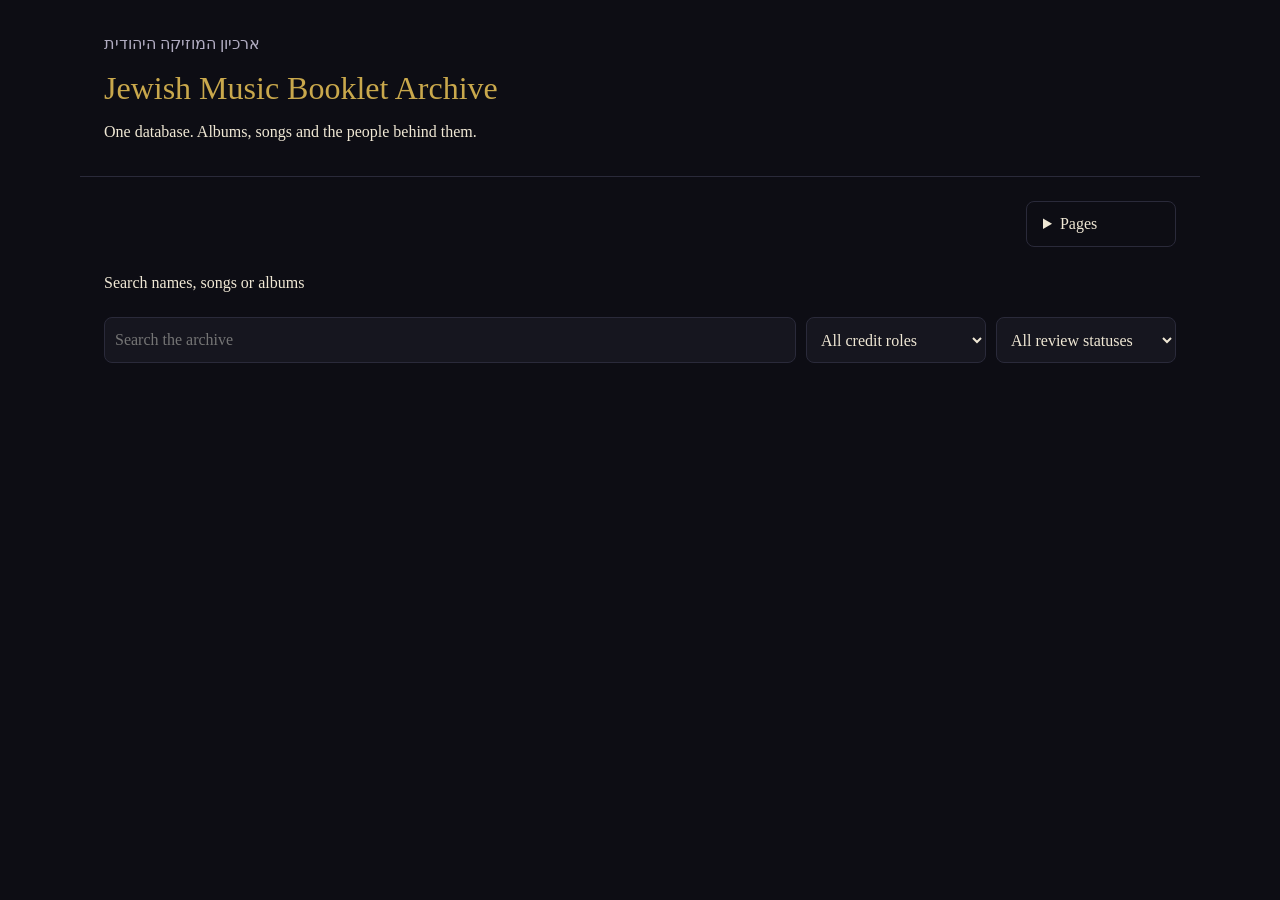
<file: index.html>
<!doctype html><html lang="en"><meta charset="utf-8"><meta name="viewport" content="width=device-width,initial-scale=1"><title>Search · Jewish Music Booklet Archive</title><link rel="stylesheet" href="shared.css"><div id="site-header"></div><main><script src="shared.js"></script><script src="roles.js"></script><label for="query">Search names, songs or albums</label><div class="controls"><input id="query" type="search" placeholder="Search the archive" autocomplete="off"><select id="role" aria-label="Credit role"><option value="">All credit roles</option><option value="composer">Composer</option><option value="lyricist">Lyricist</option><option value="arranger">Arranger</option><option value="soloist">Soloist / vocalist</option><option value="choir">Choir</option><option value="conductor">Conductor</option><option value="producer">Producer</option><option value="musicians">Musicians</option></select><select id="status" aria-label="Review status"><option value="">All review statuses</option><option value="reviewed">Reviewed</option><option value="pending">Awaiting review</option></select></div><p id="resultCount" aria-live="polite"></p><div id="results" class="grid"></div><button id="more" hidden>Show more</button><p id="error" role="alert"></p></main><script>
let db,limit=40;
let matchQ,matchVariants;
// A query that exactly matches a name in the identity index also matches that name's confirmed variants.
function match(h,q){
  if(matchQ!==q){
    const g=(db.identity_index||[]).find(e=>[e.name,...(e.variants||[])].some(n=>norm(n)===q));
    matchQ=q;
    matchVariants=(g?[g.name,...(g.variants||[])].map(norm):[q]).map(v=>v.split(' '));
  }
  return matchVariants.some(ts=>ts.every(t=>h.includes(t)));
}
const nameText=c=>[c.name_printed,c.name_resolved,...(c.name_search_aliases||[])].filter(Boolean).join(' ');
// Accept the alternate source-faithful fields used by reviewed booklet imports.
const songTitle=t=>t.title_en||t.title_he||'';
const songPage=t=>t.source_page;
const songNotes=t=>t.notes?.length?t.notes:(t.note||t.printed_note||t.notes||'');

function render(){
  if(!db)return;
  const q=norm($('query').value),role=$('role').value,status=$('status').value;
  const exactIdentity=(db.identity_index||[]).find(e=>e.verified?.exact_credit_matching&&[e.name,...(e.variants||[])].some(n=>norm(n)===q));
  const exactNames=exactIdentity?new Set([exactIdentity.name,...exactIdentity.variants].map(norm)):null;
  const identityCredit=c=>exactNames.has(norm(c.name_printed||''));
  const songs=[],albums=[];
  for(const a of db.albums){
    if(status&&status!==a.review_status)continue;
    // Match on what the booklet prints. The Drive folder name is left out on purpose.
    const ah=[albumTitle(a),a.title_he,a.artist_printed,...(a.aliases||[]).map(x=>stripFolder(a,x))].filter(Boolean).join(' ');
    for(const t of a.tracks){
      const credits=role?t.credits.filter(c=>inGroup(c.role,role)):t.credits;
      if(role&&!credits.length)continue;
      // With a role chosen, the name has to be on a credit in that role.
      const hit=exactNames
        ?(credits.some(identityCredit)||(!role&&exactNames.has(norm(a.artist_printed||''))))
        :role
        ?credits.some(c=>match(norm(nameText(c)),q))
        :match(norm([ah,t.title_en,t.title_he,t.title_printed,t.title,t.text_source,t.composition_attribution_printed,...credits.map(c=>nameText(c)+' '+(c.segment||''))].filter(Boolean).join(' ')),q);
      if(hit)songs.push({a,t,credits});
    }
    const ac=a.album_credits||[];
    if(q&&ac.length){
      const hit=exactNames
        ?ac.some(c=>(!role||inGroup(c.role,role))&&identityCredit(c))
        :role
        ?ac.some(c=>inGroup(c.role,role)&&match(norm(nameText(c)),q))
        :match(norm(ah+' '+ac.map(c=>(c.name_printed||'')+' '+(c.role_printed||'')).join(' ')),q);
      if(hit)albums.push({a});
    }
  }
  const rows=[...songs,...albums];
  const n=songs.length,m=albums.length;
  $('resultCount').textContent=n
    ?n+' reviewed song result'+(n===1?'':'s')+(m?' · '+m+' album-wide credit'+(m===1?'':'s'):'')
    :m+' album-wide credit result'+(m===1?'':'s');
  $('results').innerHTML=rows.slice(0,limit).map(r=>r.t?songCard(r):albumCard(r)).join('');
  if(!rows.length)$('results').innerHTML='<p>No results in the current reviewed data. <a href="booklets.html">Browse all booklets</a> to search the source inventory.</p>';
  $('more').hidden=rows.length<=limit;
}

function songCard({a,t,credits}){
  const artist=a.artist_printed||(a.review_status==='reviewed'?'Artist not printed':a.artist_folder);
  const num=(t.tape?esc(t.tape)+' · ':'')+(t.side?esc(t.side)+' · ':'')+(t.number!=null?esc(t.number)+'. ':'');
  const credit=c=>`<div class="credit"><span>${esc(c.role)}${c.role_printed?`<small class="bidi"> · ${esc(c.role_printed)}</small>`:''}${c.note?`<small> · ${esc(c.note)}</small>`:''}${c.segment?`<small class="bidi"> · ${esc(c.segment)}</small>`:''}${c.credit_basis?`<small> · ${esc(c.credit_basis)} · PDF page ${esc(c.source.page)}</small>`:''}${c.album_wide_source?`<small> · Also album-wide · PDF page ${esc(c.album_wide_source.page)}</small>`:''}${c.overlap_notice?`<small> · ${esc(c.overlap_notice)}</small>`:''}</span><span class="bidi">${esc(c.name_printed)}${c.source&&c.source.page!==songPage(t)?`<small> · PDF page ${esc(c.source.page)}</small>`:''}</span></div>`;
  return `<article><span class="badge reviewed">Reviewed song credits</span>`
    +`<p class="muted bidi">${esc(artist)} · ${esc(albumTitle(a))}${a.edition_label?' · '+esc(a.edition_label):''}</p>`
    +`<h2 class="bidi">${num}${esc(songTitle(t))}</h2>`
    +(t.title_en&&t.title_he?`<p class="bidi">${esc(t.title_he)}</p>`:'')
    +(credits.length?credits.map(credit).join(''):'<p class="muted">No confirmed per-song person credits entered. See the booklet and album-wide credits.</p>')
    +`<p>${bookletLink(a,songPage(t),t.source?.drive_file_id)}</p>`
    +(t.text_source?`<p class="muted bidi">Text source: ${esc(t.text_source)}</p>`:'')
    +(t.composition_attribution_printed?`<p class="muted bidi">Composition attribution: ${esc(t.composition_attribution_printed)}</p>`:'')
    +(songNotes(t)?`<p class="muted">${esc(typeof songNotes(t)==='string'?songNotes(t):songNotes(t).join(' '))}</p>`:'')
    +`</article>`;
}

function albumCard({a}){
  const ok=a.review_status==='reviewed';
  return `<article><span class="badge ${ok?'reviewed':''}">Album-wide credit${ok?'':' · track credits awaiting review'}</span>`
    +`<p class="muted bidi">${esc(a.artist_printed||'Artist not printed')}</p>`
    +`<h2 class="bidi">${esc(albumTitle(a))}</h2>`
    +(a.edition_label?`<p>${esc(a.edition_label)}</p>`:'')
    +(a.title_he&&a.title_he!==albumTitle(a)?`<p class="bidi">${esc(a.title_he)}</p>`:'')
    +`<p>${bookletLink(a)}</p>`
    +`<details><summary>Album-wide credits (composer scope shown in song results)</summary>${a.album_credits.map(c=>`<div class="credit"><span>${esc(c.role)}</span><span class="bidi">${esc(c.name_printed)}${c.role_printed?`<small class="bidi"> · ${esc(c.role_printed)}</small>`:''}</span></div>`).join('')}</details>`
    +(a.sources.length>1?`<details><summary>${a.sources.length} ${a.duplicate_kind==='same-edition rescan'?'same-edition scans':'page-identical source copies'}</summary>${a.sources.map(s=>`<p class="bidi">${esc(s.filename)}</p>`).join('')}</details>`:'')
    +`</article>`;
}

let timer;
function update(){
  clearTimeout(timer);
  timer=setTimeout(async()=>{
    limit=40;
    if(!norm($('query').value)){$('results').innerHTML='';$('resultCount').textContent='';$('more').hidden=true;return}
    try{db=await loadDB();render()}catch(e){}
  },180);
}
for(const id of ['query','role','status'])$(id).oninput=update;
$('more').onclick=()=>{limit+=40;render()};
const requested=new URLSearchParams(location.search).get('q');
if(requested){$('query').value=requested;update()}
</script></html>
</file>
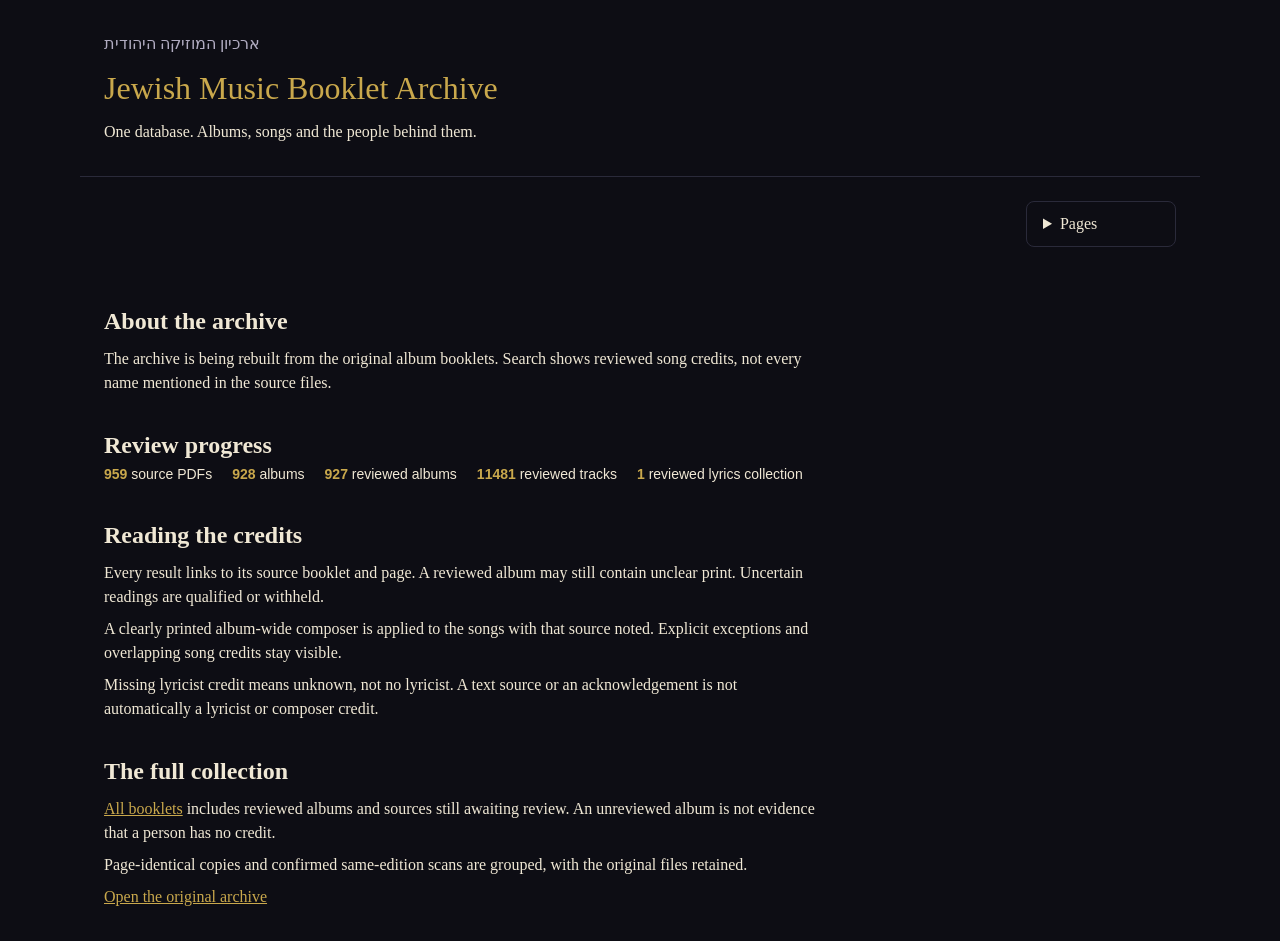
<file: about.html>
<!doctype html><html lang="en"><meta charset="utf-8"><meta name="viewport" content="width=device-width,initial-scale=1"><title>About · Jewish Music Booklet Archive</title><link rel="stylesheet" href="shared.css"><div id="site-header"></div><main><script src="shared.js"></script><section class="about"><h2>About the archive</h2><p>The archive is being rebuilt from the original album booklets. Search shows reviewed song credits, not every name mentioned in the source files.</p><h2>Review progress</h2><div id="stats" class="stat"></div><h2>Reading the credits</h2><p>Every result links to its source booklet and page. A reviewed album may still contain unclear print. Uncertain readings are qualified or withheld.</p><p>A clearly printed album-wide composer is applied to the songs with that source noted. Explicit exceptions and overlapping song credits stay visible.</p><p>Missing lyricist credit means unknown, not no lyricist. A text source or an acknowledgement is not automatically a lyricist or composer credit.</p><h2>The full collection</h2><p><a href="booklets.html">All booklets</a> includes reviewed albums and sources still awaiting review. An unreviewed album is not evidence that a person has no credit.</p><p>Page-identical copies and confirmed same-edition scans are grouped, with the original files retained.</p><p><a href="legacy.html">Open the original archive</a></p></section><p id="error" role="alert"></p></main><script>
// Counted from the albums themselves; the summary fields at the top of the database file can go stale.
loadDB().then(d=>{
  const files=new Set(d.albums.flatMap(a=>a.sources.map(s=>s.id||s.filename)));
  const albums=d.albums.filter(a=>a.document_type!=='lyrics_compilation_not_album_booklet');
  const reviewed=albums.filter(a=>a.review_status==='reviewed');
  const collections=d.albums.filter(a=>a.review_status==='reviewed_non_album').length;
  $('stats').innerHTML=`<span><strong>${files.size}</strong> source PDFs</span><span><strong>${albums.length}</strong> albums</span><span><strong>${reviewed.length}</strong> reviewed albums</span><span><strong>${reviewed.reduce((n,a)=>n+a.tracks.length,0)}</strong> reviewed tracks</span>${collections?`<span><strong>${collections}</strong> reviewed lyrics collection${collections===1?'':'s'}</span>`:''}`;
}).catch(()=>{$('error').textContent='Progress could not be loaded.'});
</script></html>
</file>
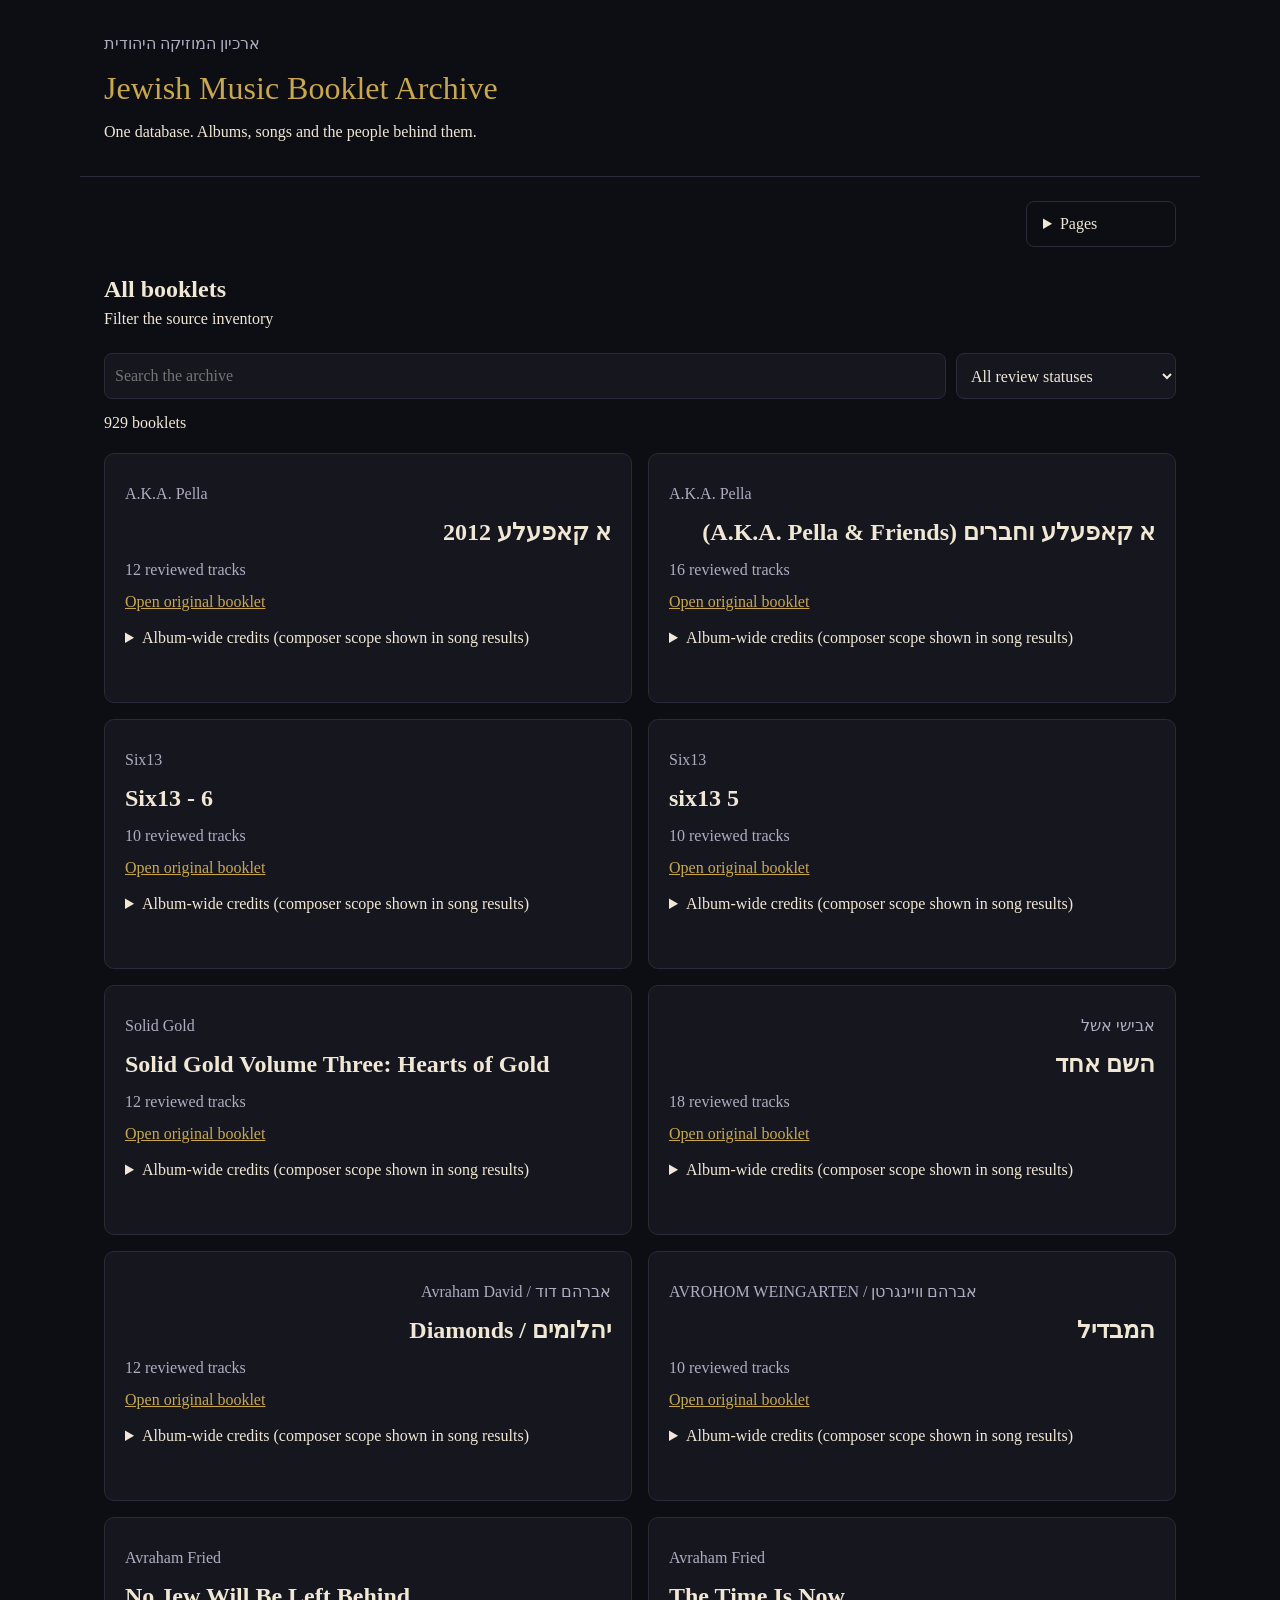
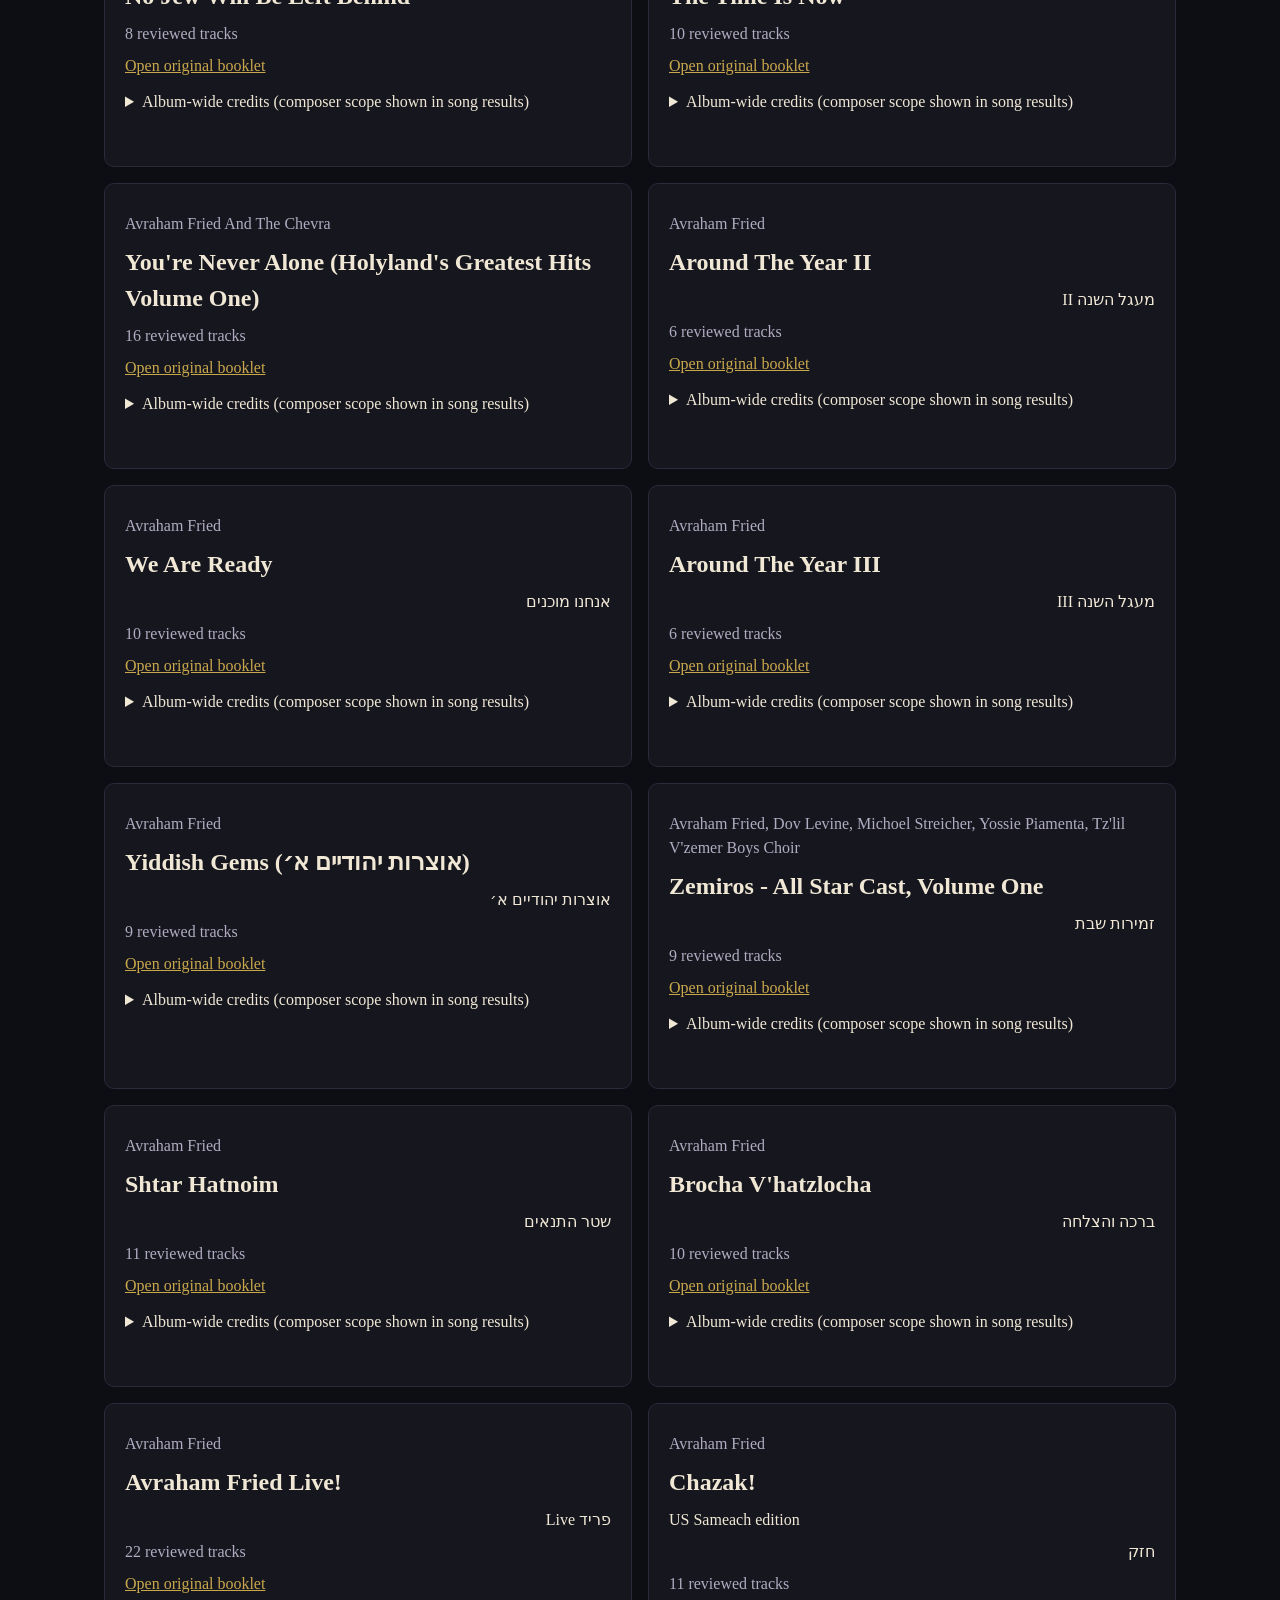
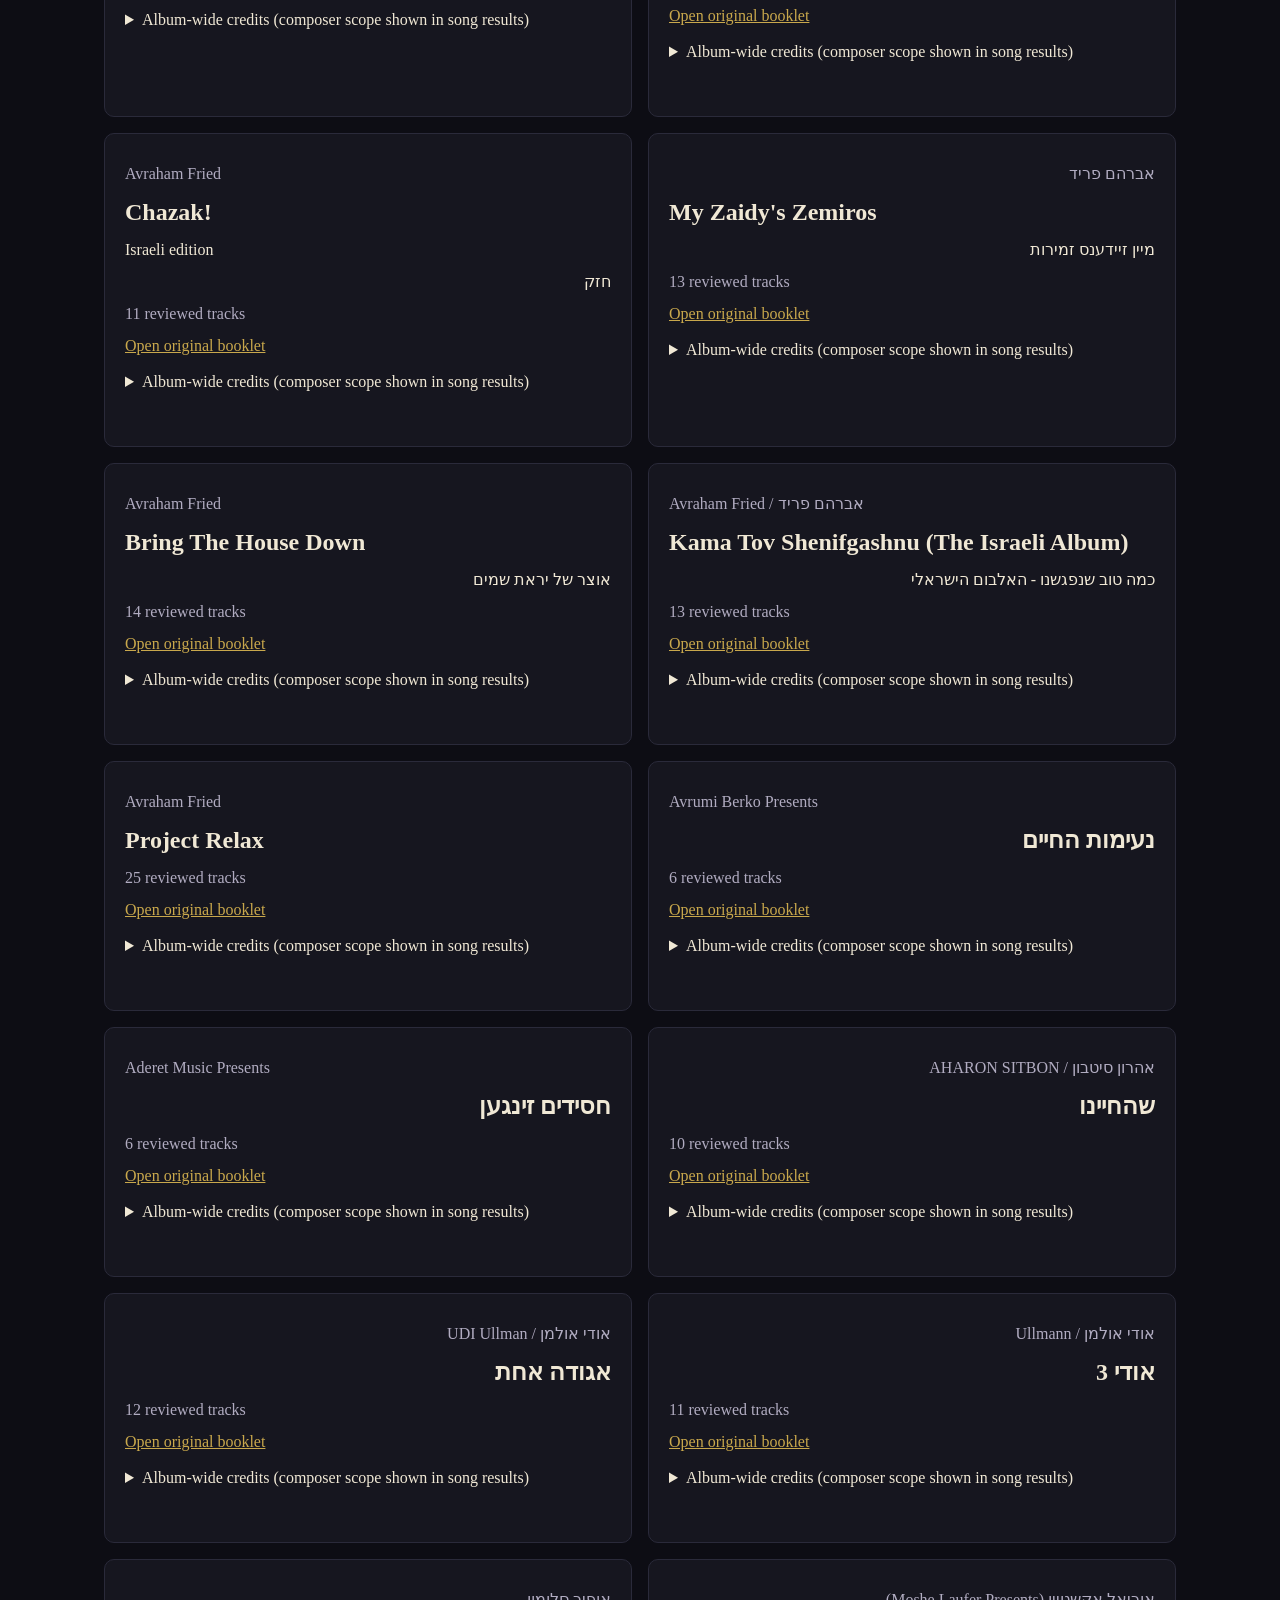
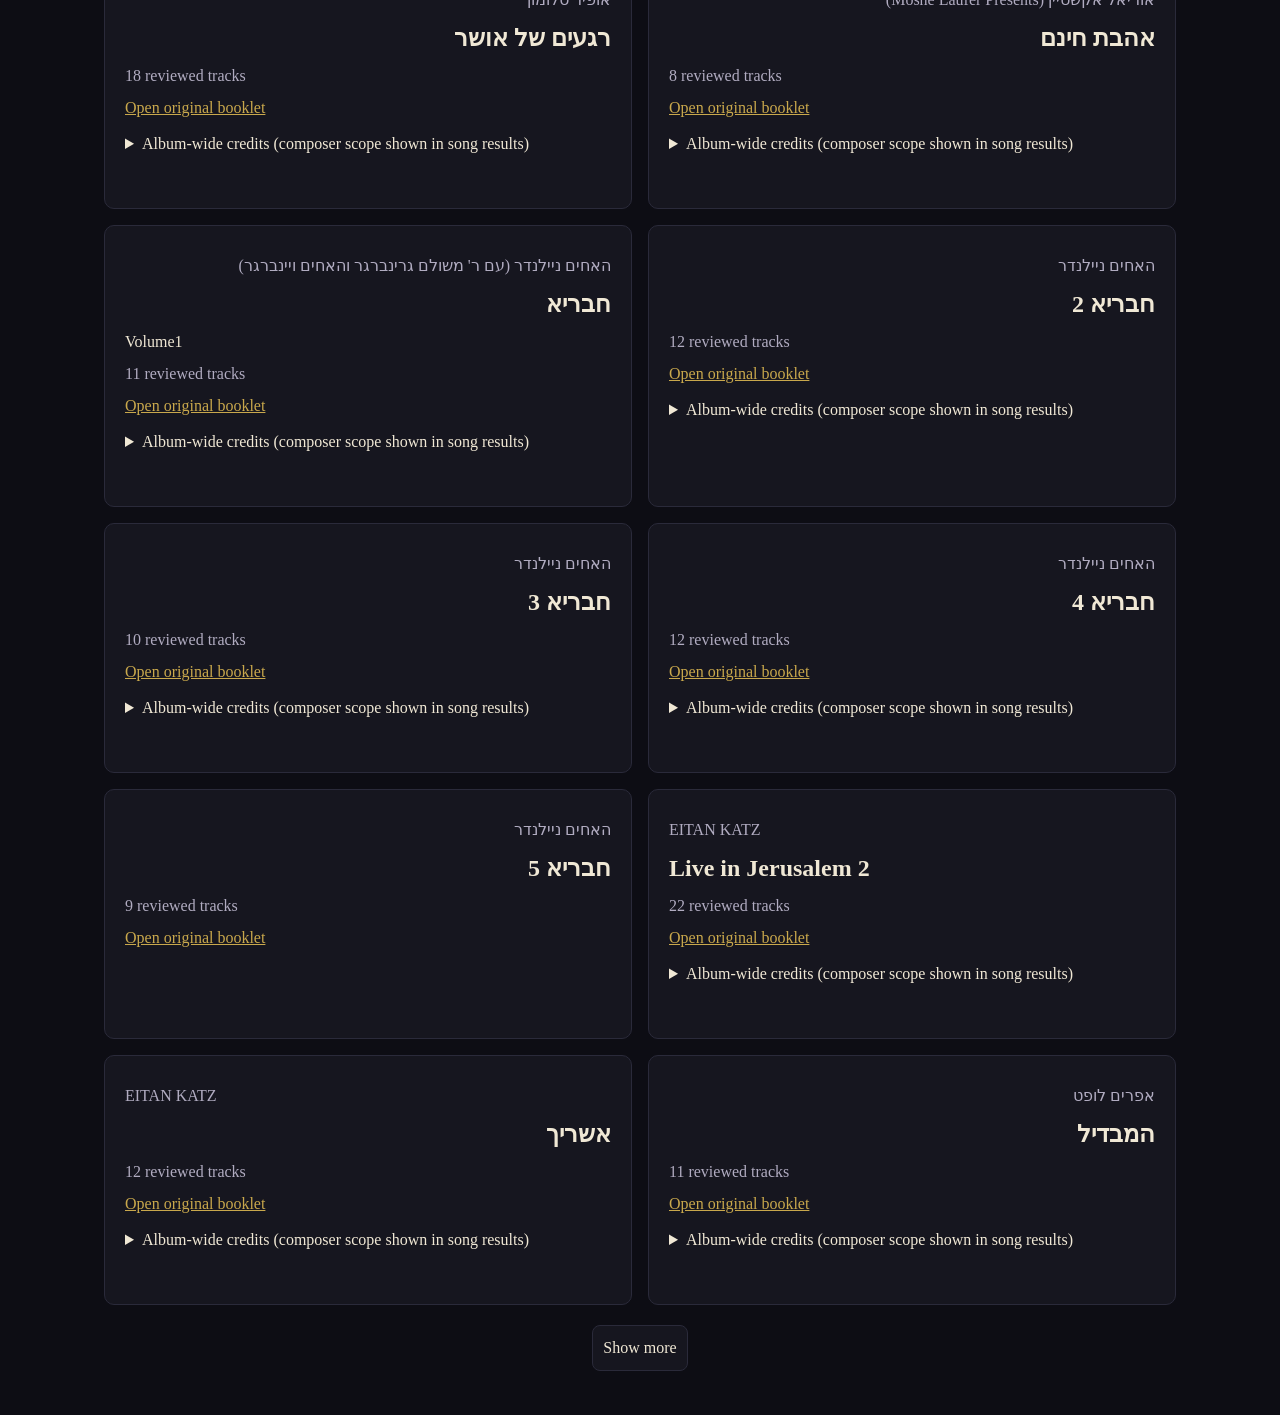
<file: booklets.html>
<!doctype html><html lang="en"><meta charset="utf-8"><meta name="viewport" content="width=device-width,initial-scale=1"><title>All booklets · Jewish Music Booklet Archive</title><link rel="stylesheet" href="shared.css"><div id="site-header"></div><main><script src="shared.js"></script><h2>All booklets</h2><label for="query">Filter the source inventory</label><div class="controls two"><input id="query" type="search" placeholder="Search the archive" autocomplete="off"><select id="status" aria-label="Review status"><option value="">All review statuses</option><option value="reviewed">Reviewed</option><option value="pending">Awaiting review</option><option value="reviewed_non_album">Reviewed lyrics collection</option></select></div><p id="resultCount" aria-live="polite"></p><div id="results" class="grid"></div><button id="more" hidden>Show more</button><p id="error" role="alert"></p></main><script>
let db,limit=40;
const match=(h,q)=>q.split(' ').every(t=>h.includes(t));
function render(){
  if(!db)return;
  const q=norm($('query').value),status=$('status').value;
  // This page is the file inventory, so the Drive folder name is searchable here.
  const rows=db.albums.filter(a=>(!status||status===a.review_status)&&match(norm([a.title,a.title_he,a.artist_printed,a.artist_folder,...(a.aliases||[]),...(a.album_credits||[]).map(c=>(c.name_printed||'')+' '+(c.role_printed||''))].filter(Boolean).join(' ')),q));
  $('resultCount').textContent=rows.length+' booklet'+(rows.length===1?'':'s');
  $('results').innerHTML=rows.slice(0,limit).map(a=>`<article>`
    +`<p class="muted bidi">${esc(a.artist_printed||a.artist_folder||'')}</p>`
    +`<h2 class="bidi">${esc(albumTitle(a))}</h2>`
    +(a.edition_label?`<p>${esc(a.edition_label)}</p>`:'')
    +(a.title_he&&a.title_he!==albumTitle(a)?`<p class="bidi">${esc(a.title_he)}</p>`:'')
    +`<p class="muted">${a.review_status==='reviewed'?a.tracks.length+' reviewed track'+(a.tracks.length===1?'':'s'):a.review_status==='reviewed_non_album'?'Reviewed lyrics collection':'Awaiting review'}</p>`
    +`<p>${bookletLink(a)}</p>`
    +((a.album_credits||[]).length?`<details><summary>Album-wide credits (composer scope shown in song results)</summary>${a.album_credits.map(c=>`<div class="credit"><span>${esc(c.role)}</span><span class="bidi">${esc(c.name_printed)}${c.role_printed?`<small class="bidi"> · ${esc(c.role_printed)}</small>`:''}</span></div>`).join('')}</details>`:'')
    +`</article>`).join('');
  if(!rows.length)$('results').innerHTML='<p>No booklets match this search.</p>';
  $('more').hidden=rows.length<=limit;
}
let timer;
function update(){clearTimeout(timer);timer=setTimeout(async()=>{limit=40;try{db=await loadDB();render()}catch(e){}},180)}
for(const id of ['query','status'])$(id).oninput=update;
$('more').onclick=()=>{limit+=40;render()};
loadDB().then(d=>{db=d;render()}).catch(()=>{});
</script></html>
</file>
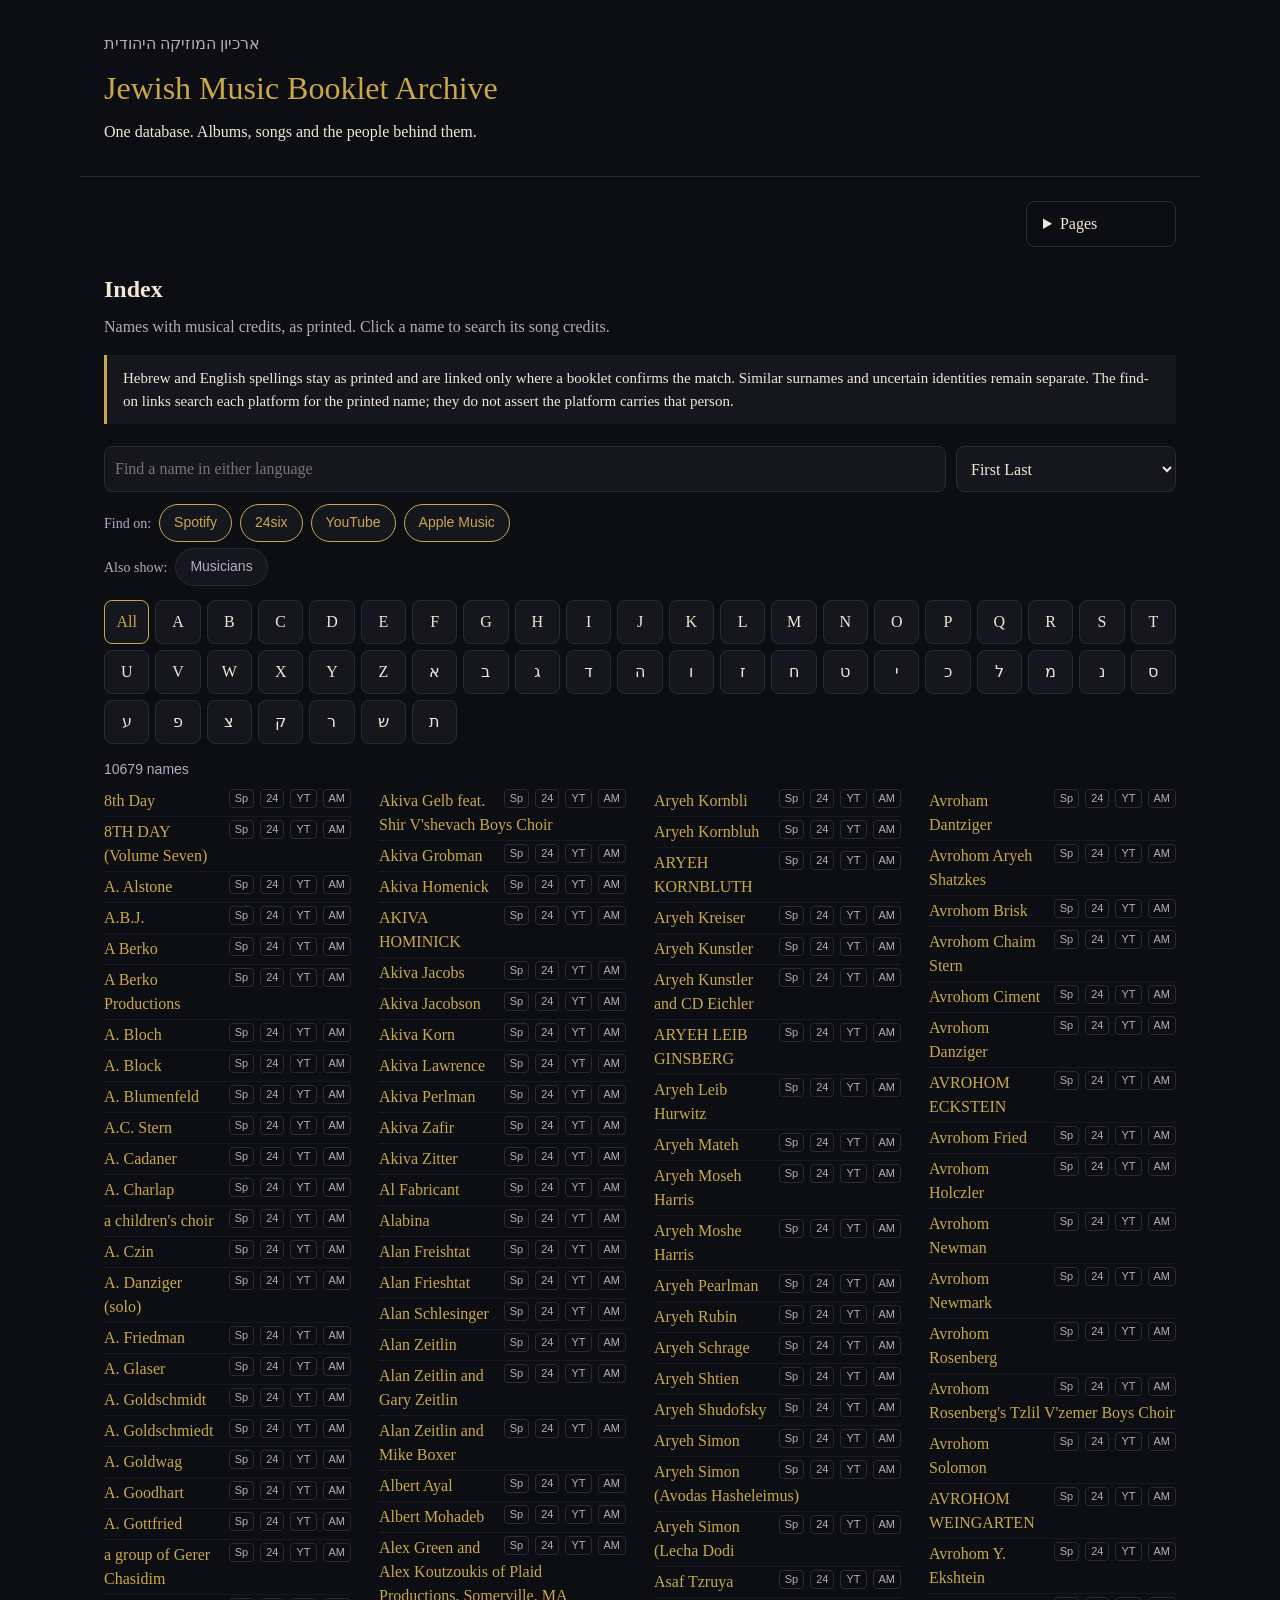
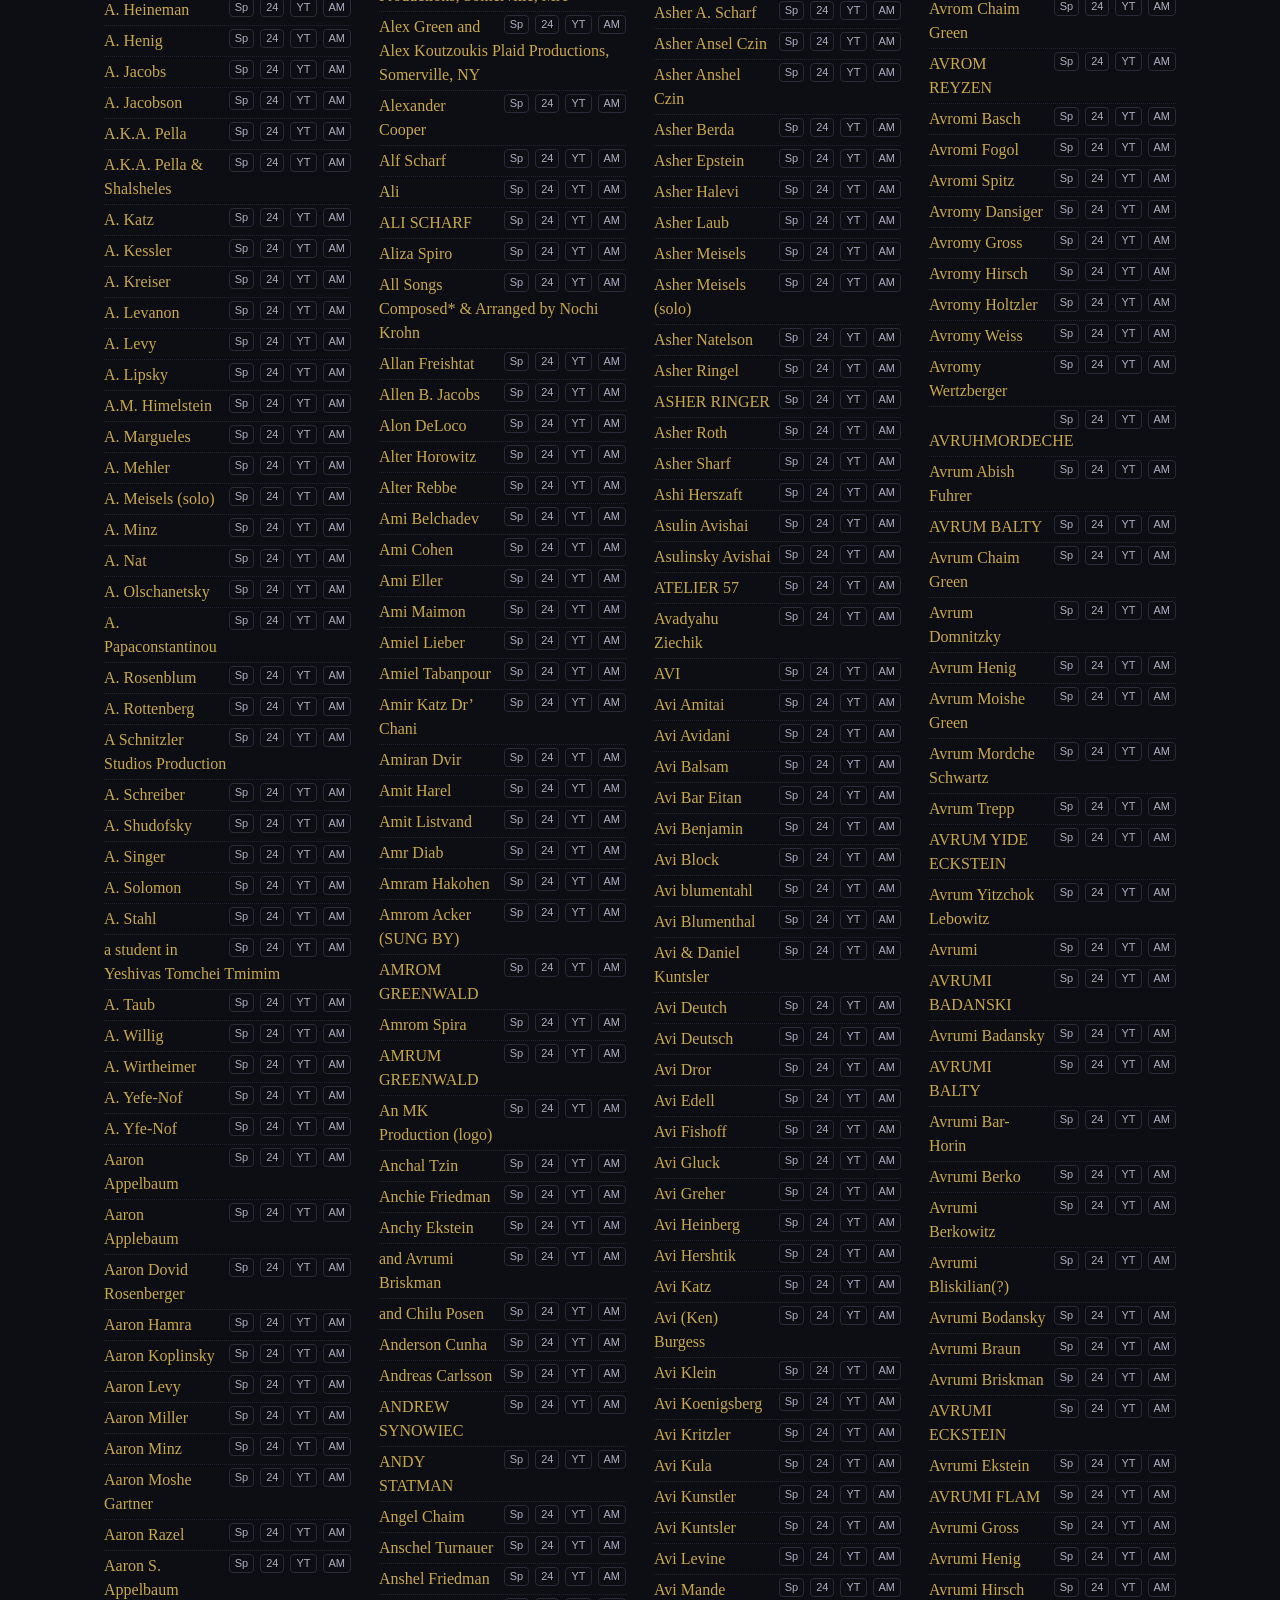
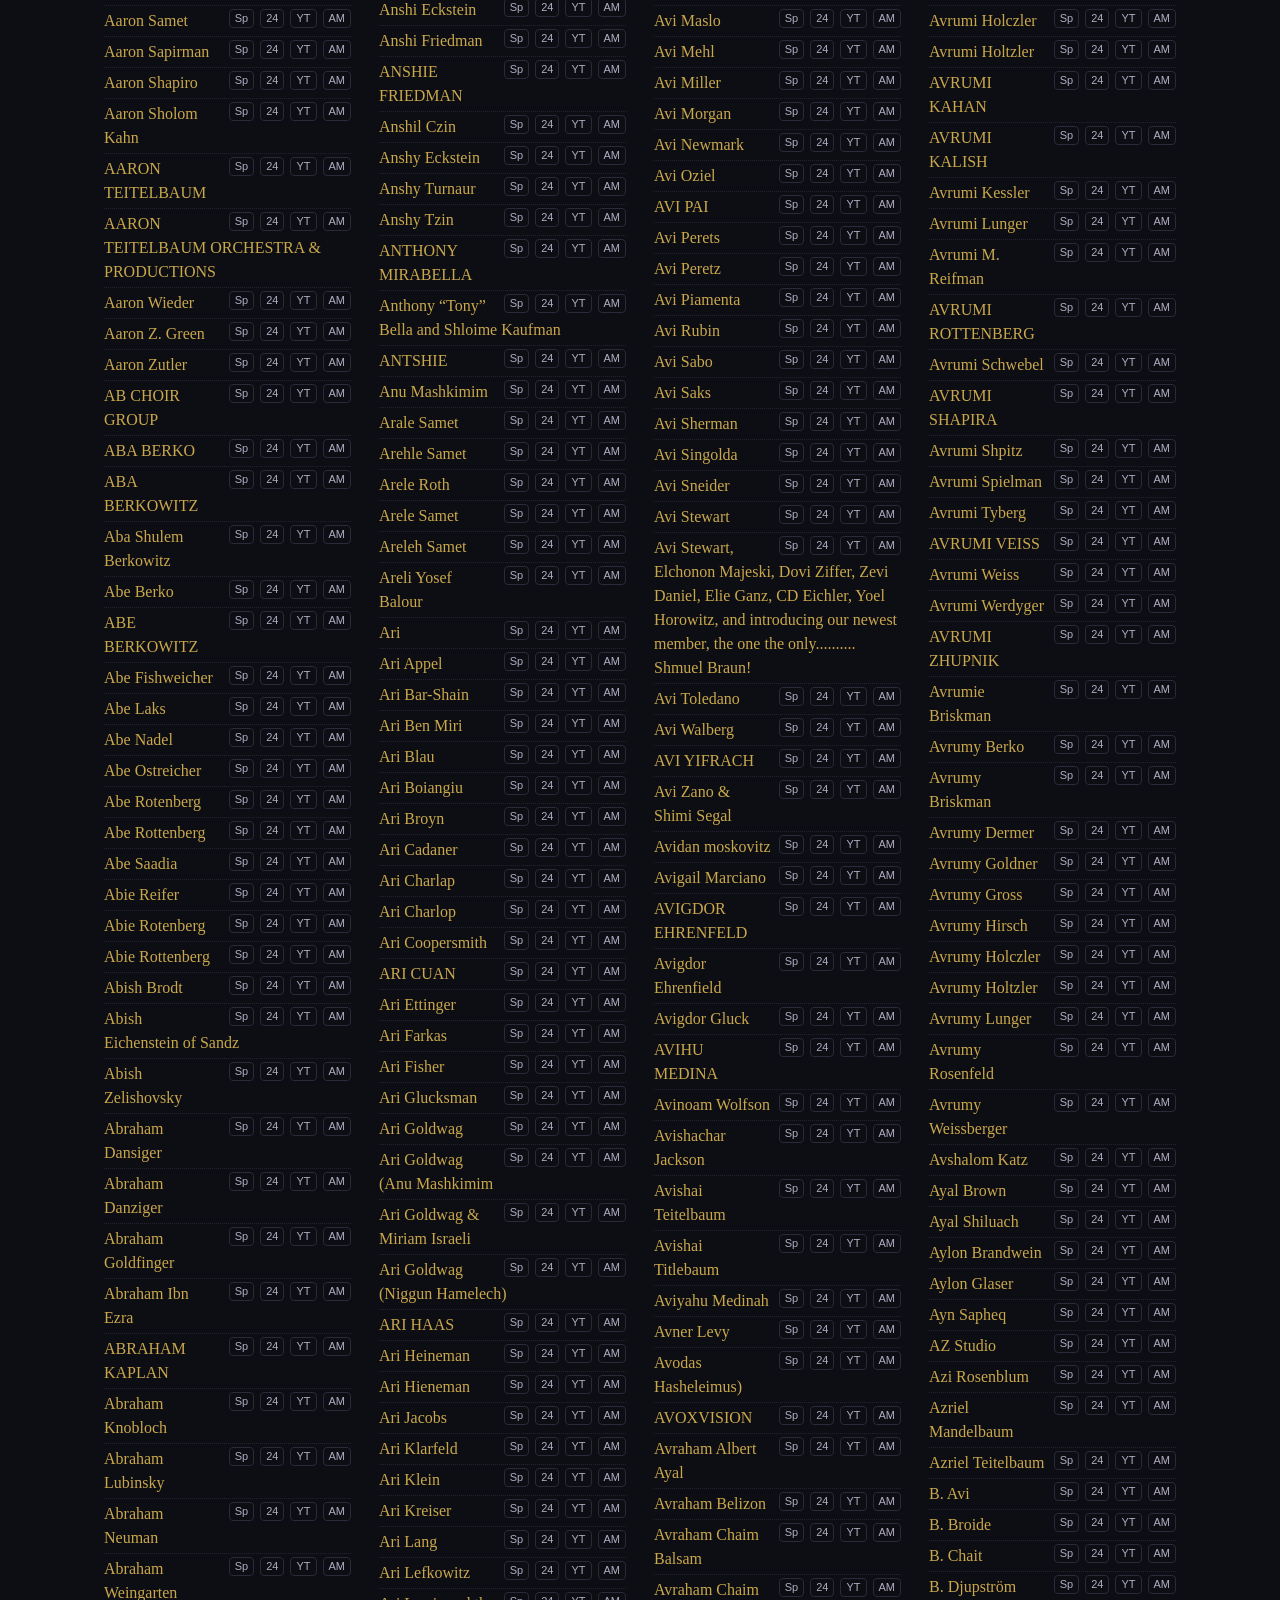
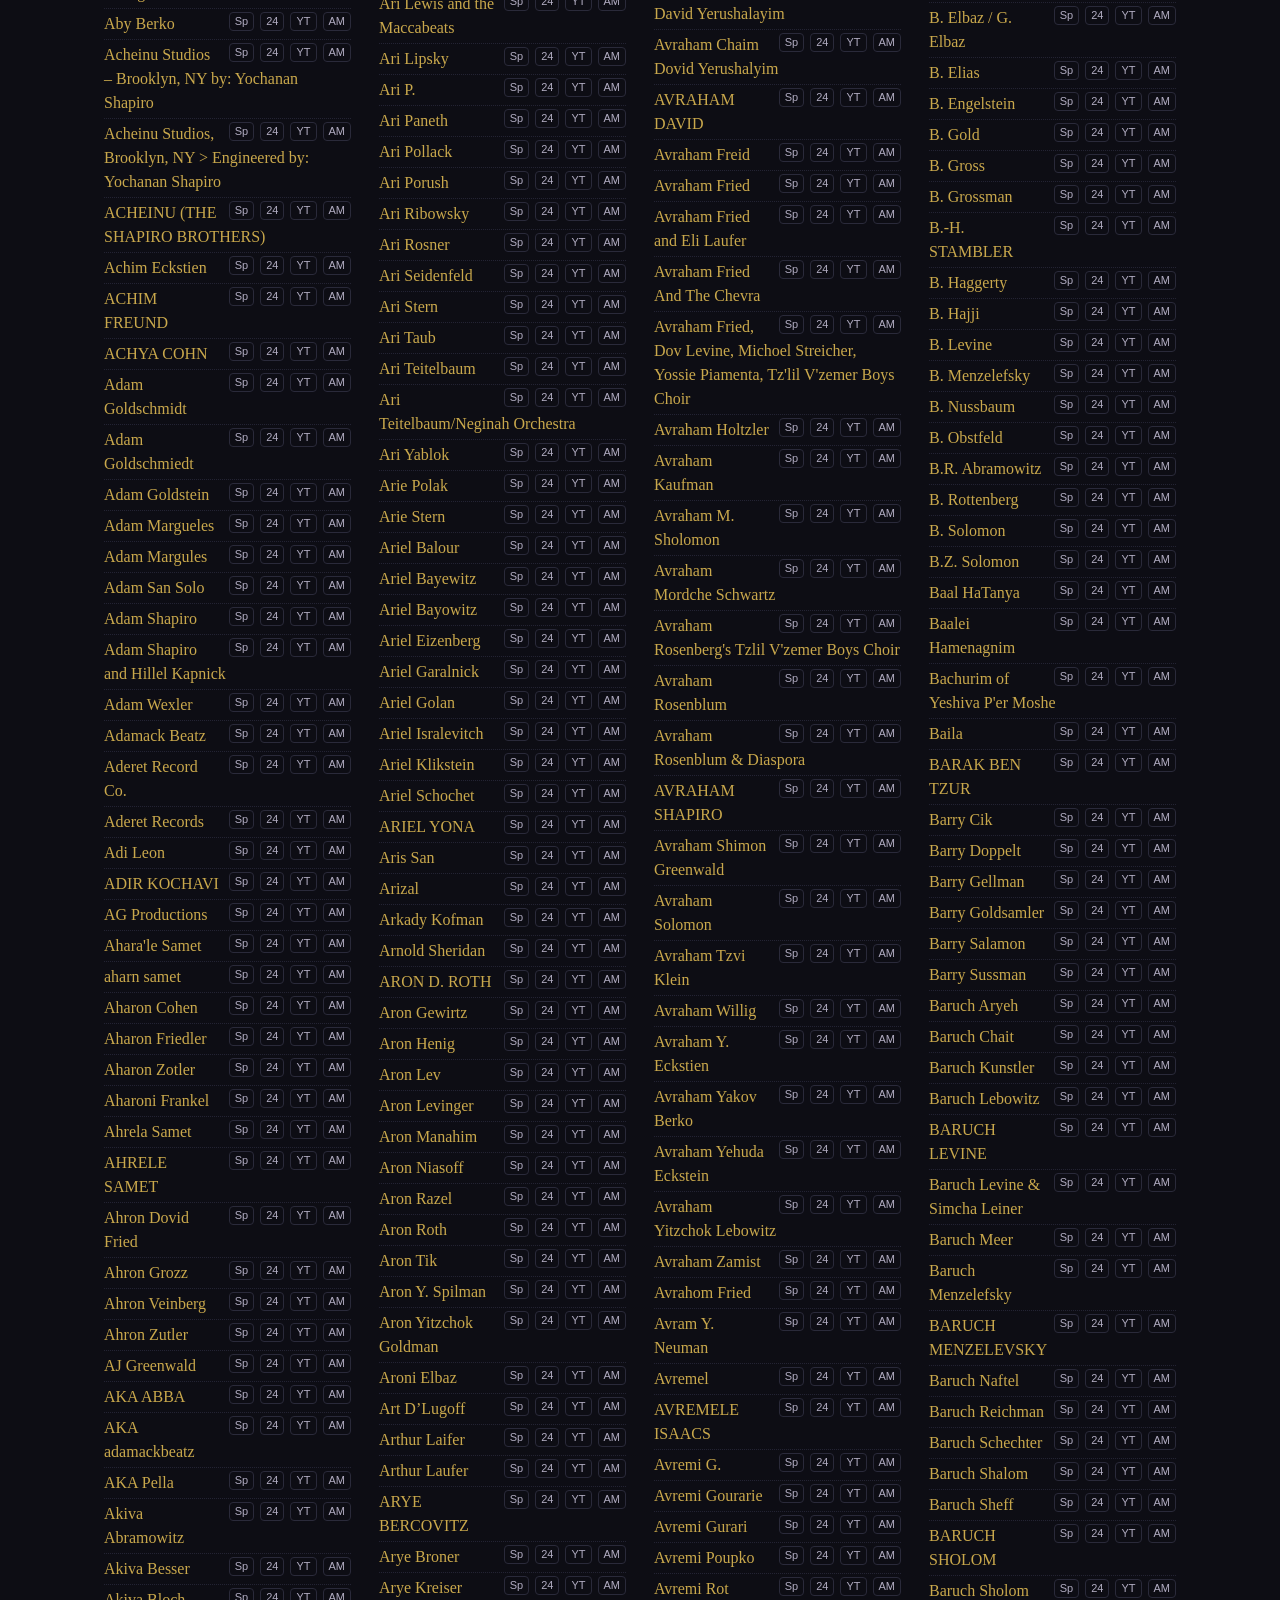
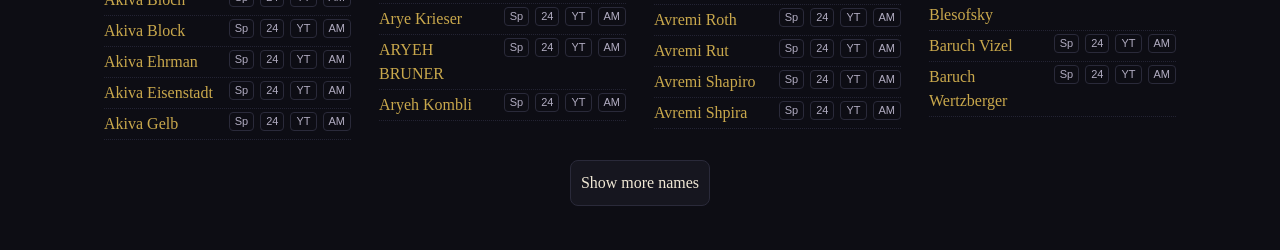
<file: people.html>
<!doctype html><html lang="en"><meta charset="utf-8"><meta name="viewport" content="width=device-width,initial-scale=1"><title>Index · Jewish Music Booklet Archive</title><link rel="stylesheet" href="shared.css"><style>details{margin:0}summary{min-height:0;cursor:auto}.controls{display:grid;grid-template-columns:1fr 220px;gap:10px;margin:22px 0 12px}.platforms{display:flex;gap:8px;flex-wrap:wrap;margin:6px 0 4px;align-items:center}.platforms .lbl{color:var(--muted);font-size:14px}.pill{border:1px solid var(--border);border-radius:999px;padding:6px 14px;min-height:38px;background:var(--surface);color:var(--muted);font:14px/1.4 sans-serif}.pill.on{border-color:var(--gold);color:var(--gold)}#alphabet{display:grid;grid-template-columns:repeat(auto-fill,minmax(44px,1fr));gap:6px;margin-top:14px}#alphabet button{min-width:44px;min-height:44px;padding:6px}#count{margin:14px 0 4px;font:14px/1.6 sans-serif;color:var(--muted)}#names{columns:4 240px;column-gap:28px;margin-top:6px}.person{break-inside:avoid;padding:3px 0;border-bottom:1px dotted #232333}.person .nm{text-decoration:none;unicode-bidi:plaintext}.person .nm:hover{text-decoration:underline}.person .lk{float:right;display:flex;gap:6px;margin-left:8px}.person .lk a{font:11px/1 sans-serif;text-decoration:none;border:1px solid var(--border);border-radius:4px;padding:3px 5px;color:var(--muted);white-space:nowrap}.person .lk a:hover{color:var(--gold);border-color:var(--gold)}@media(max-width:900px){#names{columns:3 200px}}@media(max-width:650px){header,main{padding:20px}h1{font-size:27px}.controls{grid-template-columns:1fr}#names{columns:1}.platforms{gap:6px}}</style><div id="site-header"></div><main><script src="shared.js"></script><script src="roles.js"></script><h2>Index</h2><p class="muted">Names with musical credits, as printed. Click a name to search its song credits.</p><div class="note">Hebrew and English spellings stay as printed and are linked only where a booklet confirms the match. Similar surnames and uncertain identities remain separate. The find-on links search each platform for the printed name; they do not assert the platform carries that person.</div><div class="controls"><input id="filter" type="search" placeholder="Find a name in either language" aria-label="Find a name"><select id="order" aria-label="Name order"><option value="fl">First Last</option><option value="lf">Last, First</option></select></div><div class="platforms" id="platforms"><span class="lbl">Find on:</span></div><div class="platforms" id="show"><span class="lbl">Also show:</span></div><div id="alphabet"></div><p id="error" role="alert"></p><p id="count" aria-live="polite"></p><div id="names"></div><button id="more" hidden>Show more names</button></main><script>(async()=>{const PLATFORMS=[{id:"spotify",label:"Spotify",url:q=>"https://open.spotify.com/search/"+q,short:"Sp"},{id:"24six",label:"24six",url:q=>"https://www.google.com/search?q=site%3A24six.app+"+q,short:"24"},{id:"youtube",label:"YouTube",url:q=>"https://www.youtube.com/results?search_query="+q,short:"YT"},{id:"apple",label:"Apple Music",url:q=>"https://music.apple.com/us/search?term="+q,short:"AM"}];const on=new Set(PLATFORMS.map(p=>p.id));let entries,letter='',limit=600;function displayName(n,order){if(order==='fl')return n;if(/[\/;,(]/.test(n))return n;const parts=n.split(/\s+/).filter(Boolean);if(parts.length<2)return n;return parts[parts.length-1]+', '+parts.slice(0,-1).join(' ')}function sortKey(n,order){const d=displayName(n,order);const heb=/[א-ת]/.test(d);return (heb?'2':'1')+norm(d)}function render(){const order=$('order').value,q=norm($('filter').value);const rows=entries.filter(e=>shown(e)&&(!letter||sortKey(e.name,order).slice(1).startsWith(norm(letter)))&&q.split(' ').every(v=>norm(e.variants.join(' ')+' '+e.name).includes(v)));$('count').textContent=rows.length+' names';$('names').innerHTML=rows.slice(0,limit).map(e=>{const qe=encodeURIComponent(e.name);return `<div class="person"><span class="lk">${PLATFORMS.filter(p=>on.has(p.id)).map(p=>`<a target="_blank" rel="noopener" title="${p.label}" href="${p.url(qe)}">${p.short}</a>`).join('')}</span><a class="nm" href="index.html?q=${qe}">${esc(displayName(e.name,order))}</a></div>`}).join('');$('more').hidden=rows.length<=limit}function reset(){limit=600;entries.forEach(e=>e._k=sortKey(e.name,$('order').value));entries.sort((a,b)=>a._k.localeCompare(b._k));render()}$('filter').oninput=render;$('order').onchange=()=>{setLetter('');reset()};$('more').onclick=()=>{limit+=600;render()};const platBox=$('platforms');PLATFORMS.forEach(p=>{const b=document.createElement('button');b.type='button';b.className='pill on';b.setAttribute('aria-pressed','true');b.textContent=p.label;b.onclick=()=>{if(on.has(p.id))on.delete(p.id);else on.add(p.id);b.classList.toggle('on',on.has(p.id));b.setAttribute('aria-pressed',String(on.has(p.id)));render()};platBox.appendChild(b)});const musT=document.createElement('button');musT.type='button';musT.className='pill';musT.textContent='Musicians';musT.setAttribute('aria-pressed','false');musT.onclick=()=>{showMusicians=!showMusicians;musT.classList.toggle('on',showMusicians);musT.setAttribute('aria-pressed',String(showMusicians));render()};$('show').appendChild(musT);$('alphabet').innerHTML=['All',...'ABCDEFGHIJKLMNOPQRSTUVWXYZ',...'אבגדהוזחטיכלמנסעפצקרשת'].map(l=>`<button type="button" data-letter="${l==='All'?'':l}">${l}</button>`).join('');function setLetter(l){letter=l;for(const b of $('alphabet').children)b.classList.toggle('active',b.dataset.letter===l)}$('alphabet').onclick=e=>{if(e.target.dataset.letter!==undefined){setLetter(e.target.dataset.letter);render()}};setLetter('');const BASE_SHOWN=['artist','composer','lyricist','arranger','choir','soloist','producer','conductor'];
let showMusicians=false;
const SPLIT_BAD=/\d|studio|design|productions|records|ltd|inc|choir|orchestra|band|group|ensemble/i;
function splitNames(name){name=String(name||'');if(!name.includes(','))return[name];const parts=name.split(',').map(x=>x.trim()).filter(Boolean);if(parts.length<2)return[name];const multi=parts.filter(p=>p.split(/\s+/).length>=2).length;const ok=parts.every(p=>{const w=p.split(/\s+/).filter(Boolean);return w.length>=1&&w.length<=5&&/[\p{L}]/u.test(p)&&!SPLIT_BAD.test(p)});return ok&&multi>=2?parts:[name]}
function buildView(db){
const src=db.identity_index;
const byNorm=new Map();
src.forEach((e,i)=>{[e.name,...(e.variants||[])].forEach(v=>{const k=norm(v);if(!byNorm.has(k))byNorm.set(k,i)})});
const eg=src.map(()=>new Set());
const add=(nm,role)=>{const [gs]=roleGroups(role);if(gs.has('hidden'))return;const self=byNorm.get(norm(nm));if(self!=null)gs.forEach(g=>eg[self].add(g));for(const p of splitNames(nm)){const i=byNorm.get(norm(p));if(i!=null)gs.forEach(g=>eg[i].add(g))}};
const extraArtists=[];
for(const a of db.albums){
const ap=(a.artist_printed||'').trim();
if(ap&&!/present/i.test(ap)){const i=byNorm.get(norm(ap));if(i!=null)eg[i].add('artist');else extraArtists.push(ap)}
for(const t of a.tracks)for(const c of t.credits)add(c.name_printed,c.role);
for(const c of a.album_credits||[])add(c.name_printed,c.role);
}
const view=[],seen=new Map();
const pushRow=(name,variants,gs)=>{const k=norm(name);const ex=seen.get(k);if(ex){gs.forEach(g=>ex.groups.add(g));return}const row={name,variants,groups:new Set(gs)};seen.set(k,row);view.push(row)};
src.forEach((e,i)=>{for(const p of splitNames(e.name))pushRow(p,[e.name,...(e.variants||[])],eg[i])});
for(const ap of extraArtists)pushRow(ap,[ap],['artist']);
return view}
function shown(e){const g=e.groups;if(BASE_SHOWN.some(x=>g.has(x)))return true;return showMusicians&&g.has('musicians')}
try{entries=buildView(await loadDB());reset()}catch(e){$('error').textContent='Index could not load. Please refresh.'}})();</script></html>
</file>
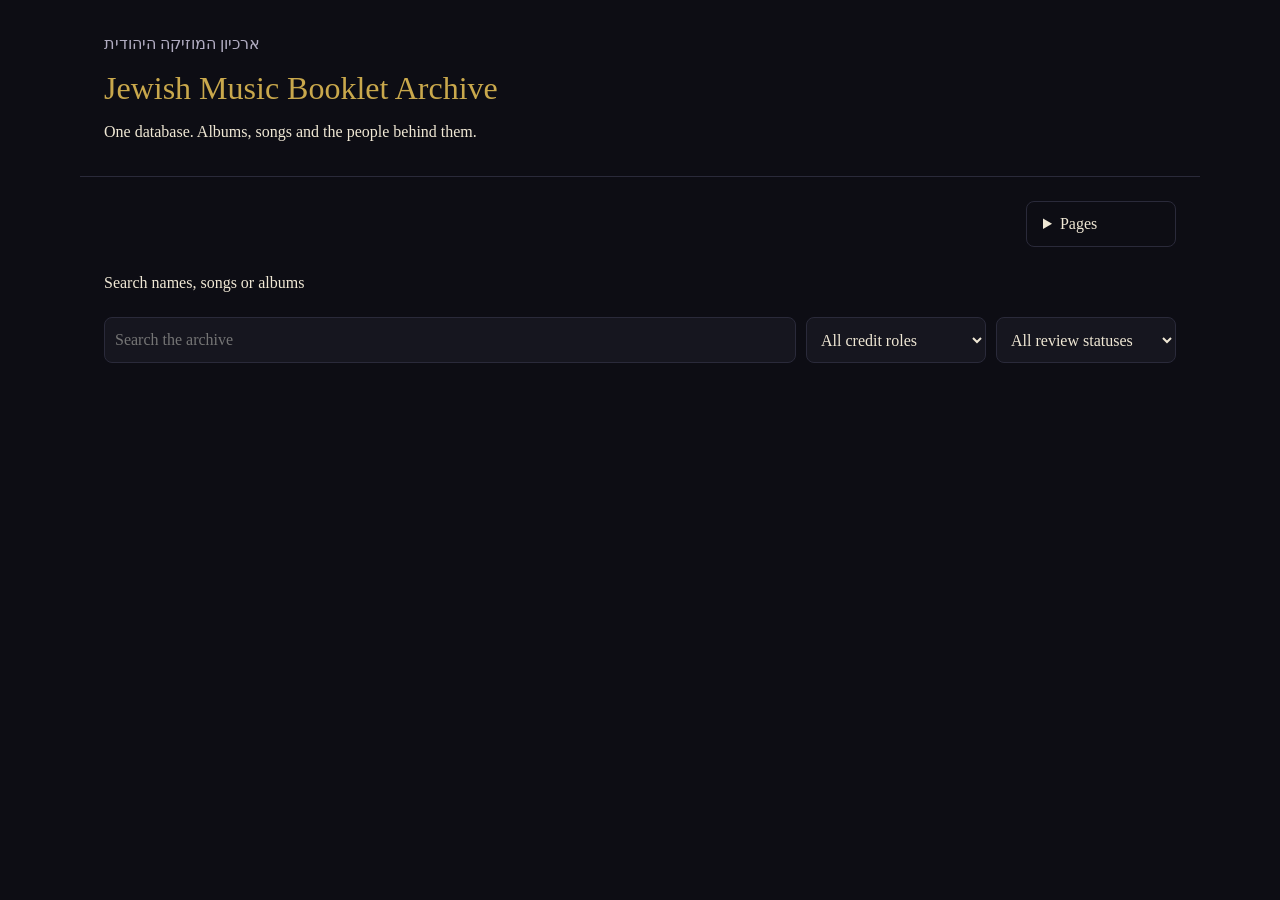
<file: rebuild.html>
<!doctype html><html lang="en"><meta charset="utf-8"><meta name="viewport" content="width=device-width,initial-scale=1"><title>Search · Jewish Music Booklet Archive</title><script>location.replace('index.html'+location.search)</script><p><a href="index.html">Search has moved to the homepage</a></p></html>
</file>
<file: shared.css>
:root{--bg:#0d0d14;--surface:#16161f;--border:#2a2a3a;--gold:#c9a84c;--cream:#f0e8d5;--muted:#b1acc1}*{box-sizing:border-box}body{margin:0;background:var(--bg);color:var(--cream);font:16px/1.5 Georgia,'Times New Roman',serif}header,main{max-width:1120px;margin:auto;padding:24px}header{border-bottom:1px solid var(--border)}h1{font-weight:400;color:var(--gold);font-size:32px;margin:8px 0}h2{font-size:24px;margin:0}p{margin:8px 0}.muted,small{color:var(--muted)}.controls{display:grid;grid-template-columns:1fr 180px 180px;gap:10px;margin:22px 0 12px}.controls.two{grid-template-columns:1fr 220px}input,select,button{font:inherit;min-height:46px;border-radius:8px;border:1px solid var(--border);padding:10px;background:var(--surface);color:var(--cream);min-width:0}input:focus,select:focus,button:focus,a:focus{outline:2px solid var(--gold);outline-offset:3px}button{cursor:pointer}.active{border-color:var(--gold);color:var(--gold)}.note{padding:12px 16px;border-left:3px solid var(--gold);background:var(--surface);margin-top:16px;font-size:15px}.grid{display:grid;grid-template-columns:repeat(2,minmax(0,1fr));gap:16px;margin-top:18px}article{padding:20px;border:1px solid var(--border);background:var(--surface);border-radius:10px;overflow-wrap:anywhere}a{color:var(--gold)}.badge{display:inline-block;font:12px/1.6 sans-serif;letter-spacing:.03em;border:1px solid var(--border);border-radius:4px;padding:2px 7px;margin-bottom:12px}.reviewed{color:#9dd8b9}.credit{display:block;border-top:1px solid var(--border);padding:8px 0}.credit span:first-child{display:block;color:var(--muted)}.credit span:last-child{display:block;text-align:start}details{margin:12px 0}summary{min-height:44px;cursor:pointer}.bidi{unicode-bidi:plaintext}#more[hidden]{display:none}#more{display:block;margin:20px auto}.stat{display:flex;gap:20px;flex-wrap:wrap;font:14px/1.6 sans-serif}.stat strong{color:var(--gold)}footer{padding:24px;color:var(--muted);text-align:center}@media(max-width:650px){header,main{padding:20px}h1{font-size:27px}.controls{grid-template-columns:1fr 1fr}.controls input{grid-column:1/-1}.controls select{grid-column:1/-1}.grid{grid-template-columns:1fr}.credit{display:block}.credit span{display:block}.credit span:last-child{text-align:start}article{padding:16px}.stat{gap:8px 18px}}nav{display:flex;justify-content:flex-end}.page-menu{position:relative;margin:0 0 24px;min-width:150px}.page-menu summary{border:1px solid var(--border);border-radius:8px;padding:10px 16px}.page-menu a{display:block;padding:12px 16px;min-height:46px;background:var(--surface);border-bottom:1px solid var(--border)}[hidden]{display:none!important}.about{max-width:720px}.about h2{margin-top:32px}#error{color:#f0a6a6}
</file>
